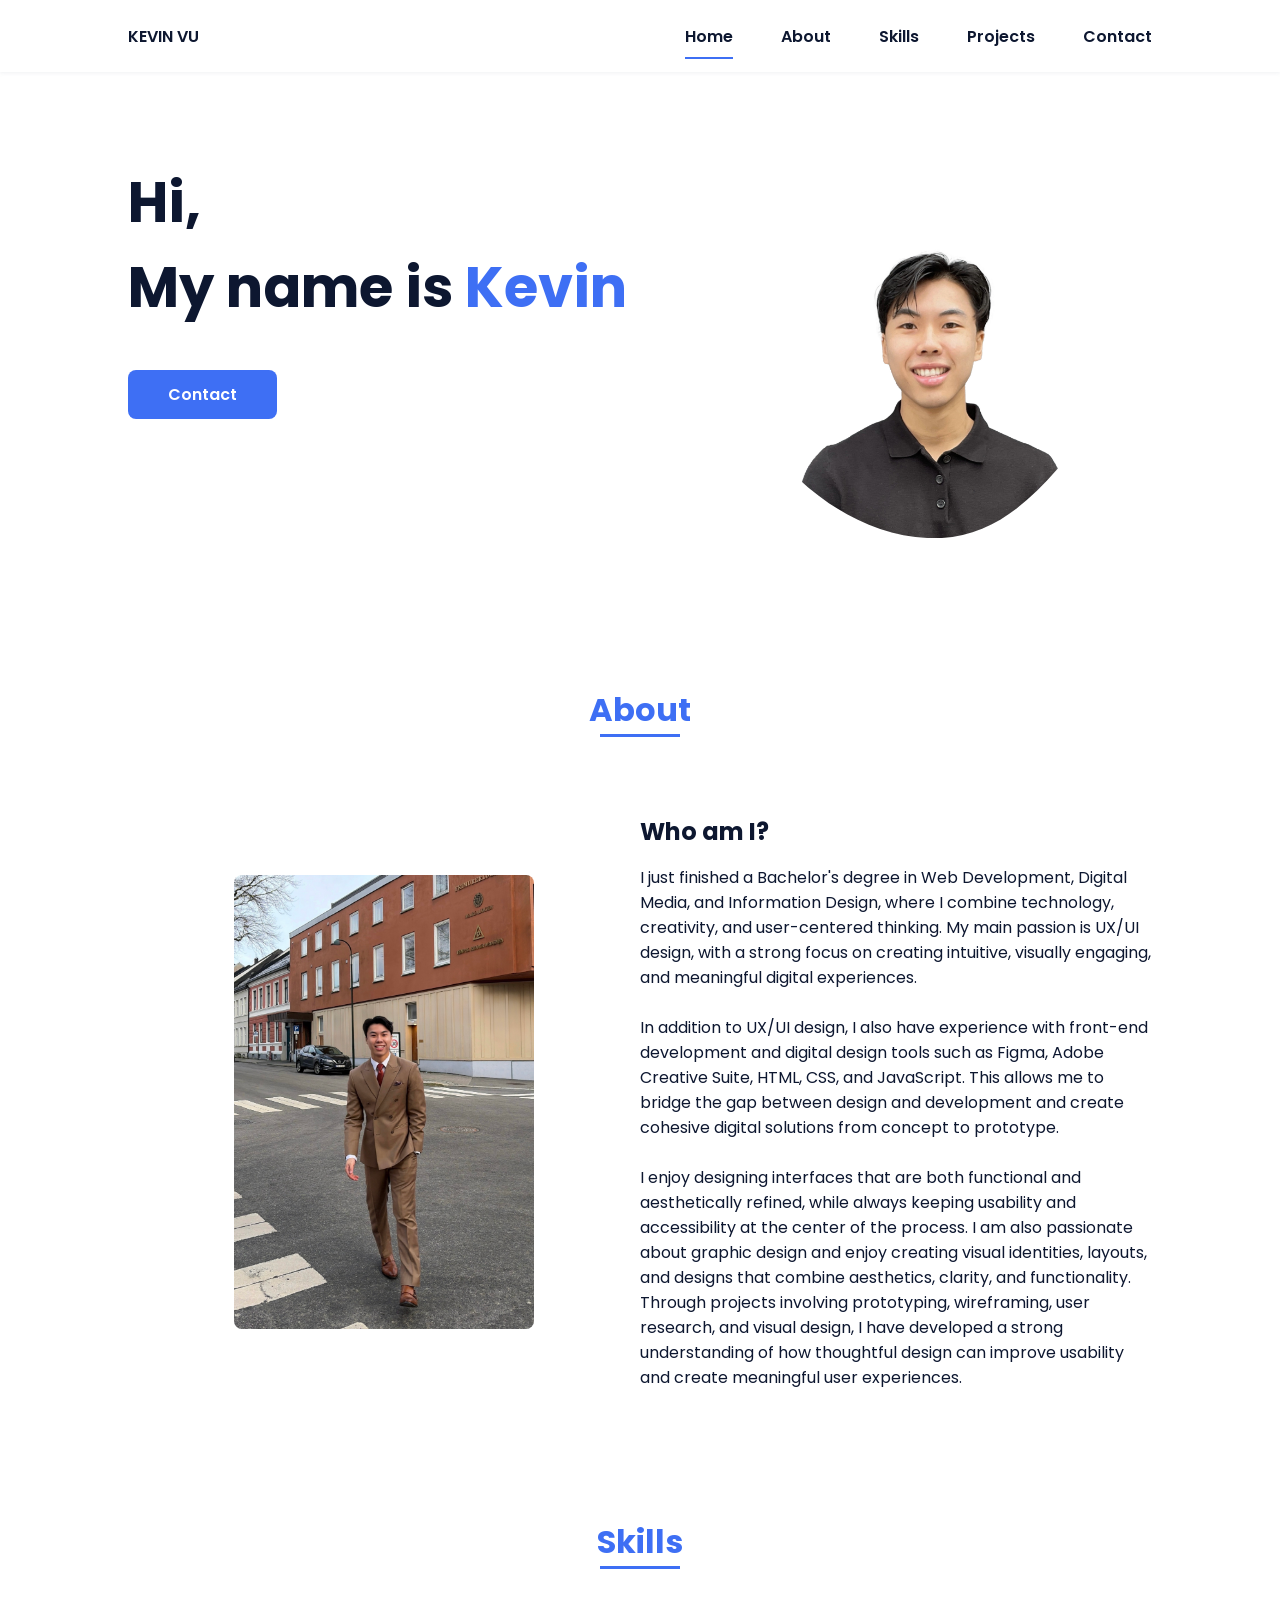
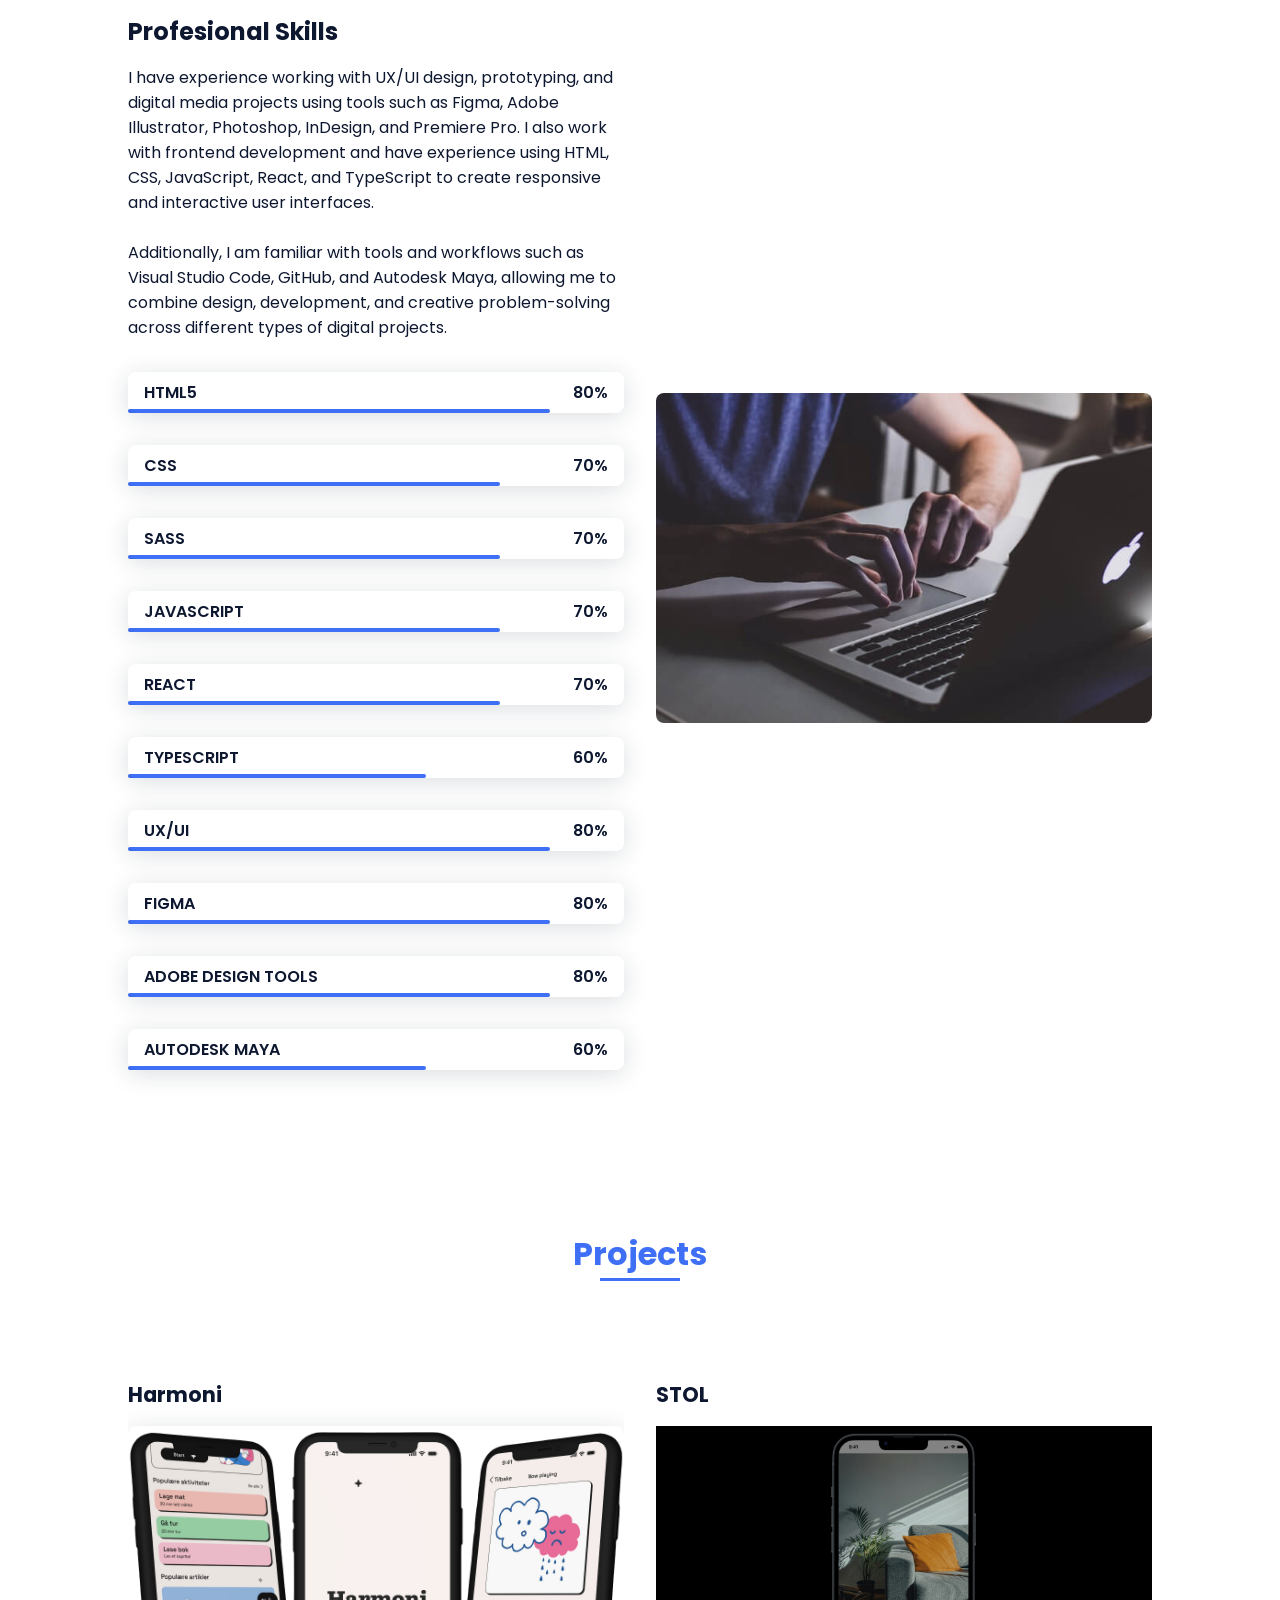
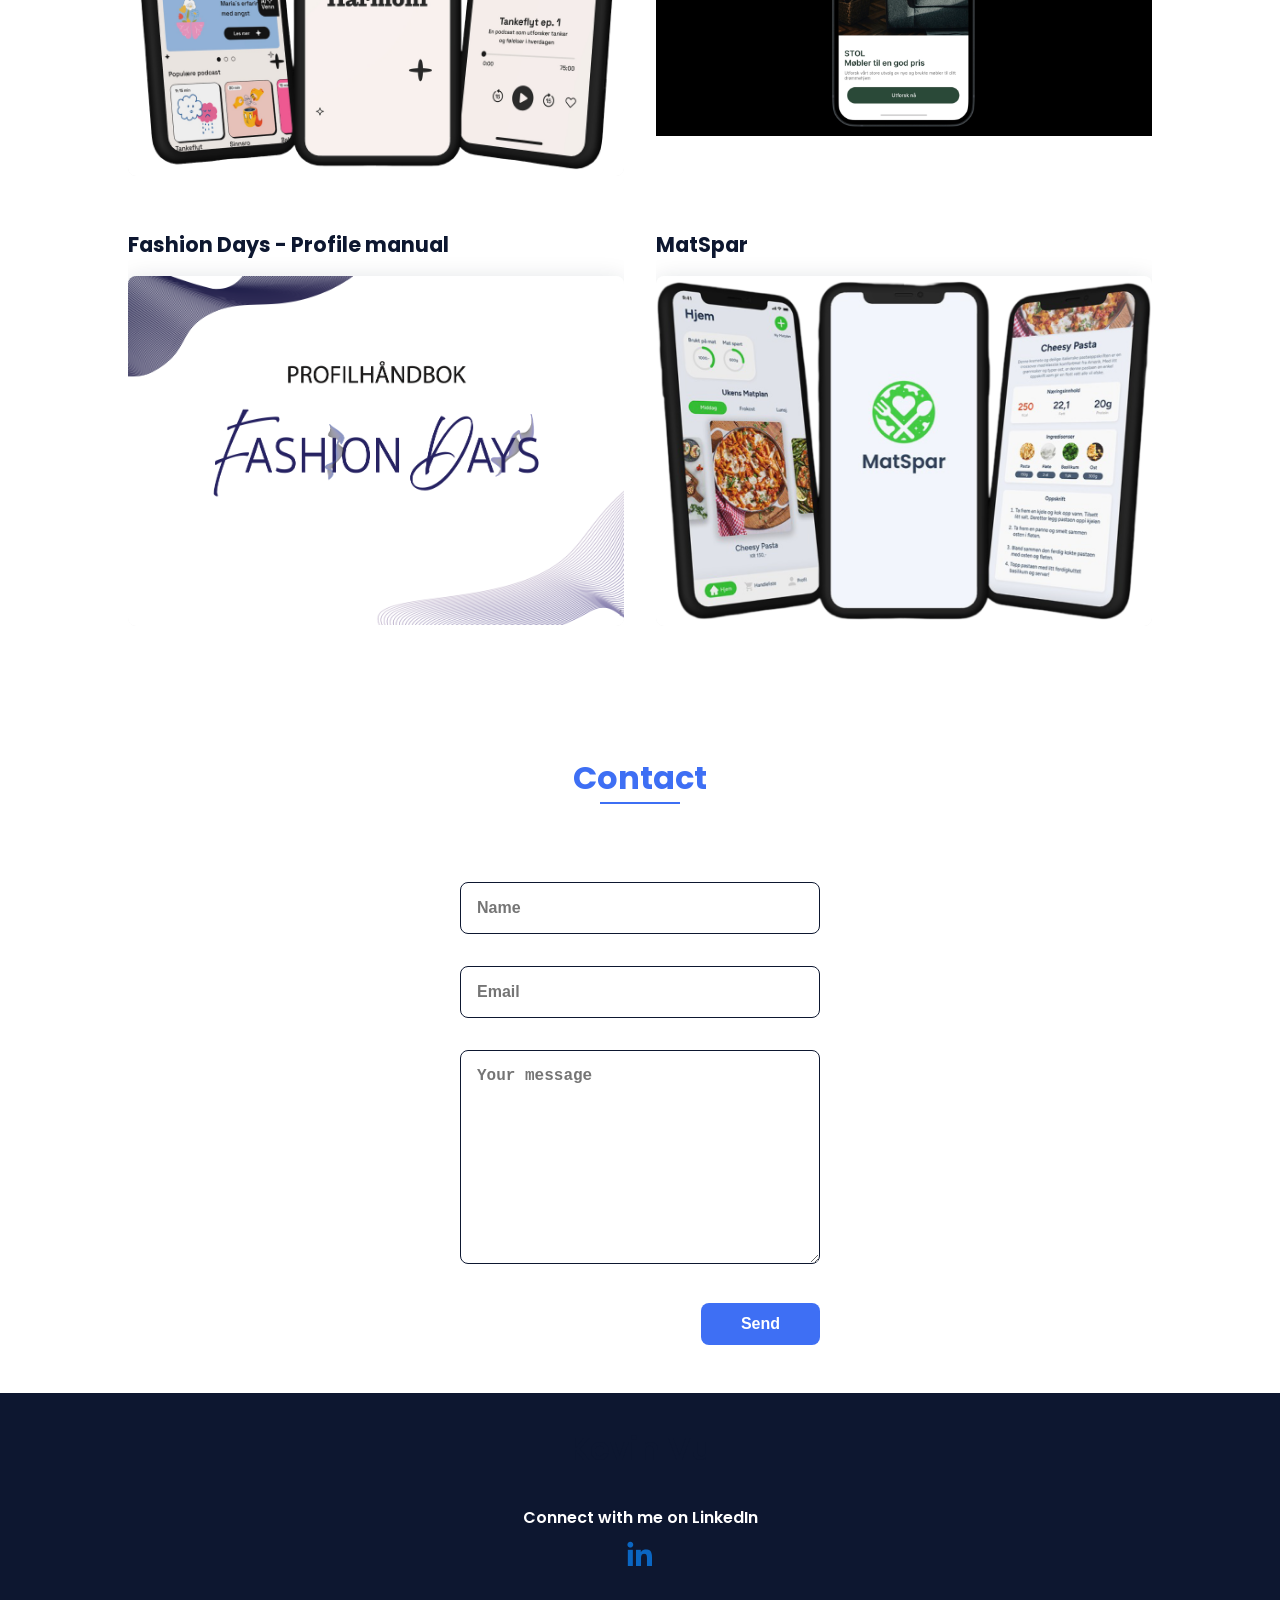
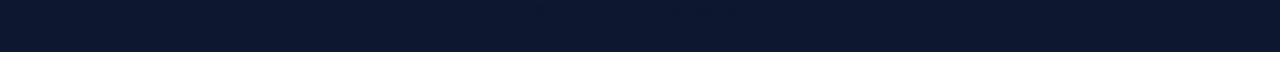
<file: index.html>
<!DOCTYPE html>
<html lang="en">
    <head>
        <meta charset="UTF-8">
        <meta name="viewport" content="width=device-width, initial-scale=1.0">

        <link rel="stylesheet" href="assets/css/styles.css">
        
        <!-- =====BOX ICONS===== -->
           <link href='https://cdn.jsdelivr.net/npm/boxicons@2.0.5/css/boxicons.min.css' rel='stylesheet'>


        <title>Portfolio website complete</title>
    </head>
    <body>
        <!--===== HEADER =====-->
        <header class="l-header">
            <nav class="nav bd-grid">
                <div>
                    <a href="#" class="nav__logo">KEVIN VU</a>
                </div>

                <div class="nav__menu" id="nav-menu">
                    <ul class="nav__list">
                        <li class="nav__item"><a href="#home" class="nav__link active-link">Home</a></li>
                        <li class="nav__item"><a href="#about" class="nav__link">About</a></li>
                        <li class="nav__item"><a href="#skills" class="nav__link">Skills</a></li>
                        <li class="nav__item"><a href="#work" class="nav__link">Projects</a></li>
                        <li class="nav__item"><a href="#contact" class="nav__link">Contact</a></li>
                    </ul>
                </div>

                <div class="nav__toggle" id="nav-toggle">
                    <i class='bx bx-menu'></i>
                </div>
            </nav>
        </header>

        <main class="l-main">
            <!--===== HOME =====-->
            <section class="home bd-grid" id="home">
                <div class="home__data">
                    <h1 class="home__title">Hi,<br>My name is <span class="home__title-color">Kevin</span><br> </h1>

                    <a href="#contact" class="button">Contact</a>
                </div>

                <div class="home__social">
                    <a href="" class="home__social-icon"><i class='bx bxl-linkedin'></i></a>
                    <a href="" class="home__social-icon"><i class='bx bxl-behance' ></i></a>
                    <a href="" class="home__social-icon"><i class='bx bxl-github' ></i></a>
                </div>

                <div class="home__img">
                    <svg class="home__blob" viewBox="0 0 479 467" xmlns="http://www.w3.org/2000/svg" xmlns:xlink="http://www.w3.org/1999/xlink">
                        <mask id="mask0" mask-type="alpha">
                            <path d="M9.19024 145.964C34.0253 76.5814 114.865 54.7299 184.111 29.4823C245.804 6.98884 311.86 -14.9503 370.735 14.143C431.207 44.026 467.948 107.508 477.191 174.311C485.897 237.229 454.931 294.377 416.506 344.954C373.74 401.245 326.068 462.801 255.442 466.189C179.416 469.835 111.552 422.137 65.1576 361.805C17.4835 299.81 -17.1617 219.583 9.19024 145.964Z"/>
                        </mask>
                        <g mask="url(#mask0)">
                            <path d="M9.19024 145.964C34.0253 76.5814 114.865 54.7299 184.111 29.4823C245.804 6.98884 311.86 -14.9503 370.735 14.143C431.207 44.026 467.948 107.508 477.191 174.311C485.897 237.229 454.931 294.377 416.506 344.954C373.74 401.245 326.068 462.801 255.442 466.189C179.416 469.835 111.552 422.137 65.1576 361.805C17.4835 299.81 -17.1617 219.583 9.19024 145.964Z"/>
                            <image class="home__blob-img" x="50" y="60" href="assets/img/me.jpg"/>
                        </g>
                    </svg>
                </div>
            </section>

            <!--===== ABOUT =====-->
            <section class="about section " id="about">
                <h2 class="section-title">About</h2>

                <div class="about__container bd-grid">
                    <div class="about__img">
                        <img src="assets/img/bilde.jpg" alt="">
                    </div>
                    
                    <div>
                        <h2 class="about__subtitle">Who am I?</h2>
                        <p class="about__text">I just finished a Bachelor's degree in Web Development, Digital Media, and Information Design, where I combine technology, creativity, and user-centered thinking. My main passion is UX/UI design, with a strong focus on creating intuitive, visually engaging, and meaningful digital experiences.

                            <br> <br>
                            In addition to UX/UI design, I also have experience with front-end development and digital design tools such as Figma, Adobe Creative Suite, HTML, CSS, and JavaScript. This allows me to bridge the gap between design and development and create cohesive digital solutions from concept to prototype.
                             <br> <br>
I enjoy designing interfaces that are both functional and aesthetically refined, while always keeping usability and accessibility at the center of the process. I am also passionate about graphic design and enjoy creating visual identities, layouts, and designs that combine aesthetics, clarity, and functionality. Through projects involving prototyping, wireframing, user research, and visual design, I have developed a strong understanding of how thoughtful design can improve usability and create meaningful user experiences.                    </div>                                   
                </div>
            </section>

            <!--===== SKILLS =====-->
            <section class="skills section" id="skills">
                <h2 class="section-title">Skills</h2>

                <div class="skills__container bd-grid">          
                    <div>
                        <h2 class="skills__subtitle">Profesional Skills</h2>
                        <p class="skills__text">I have experience working with UX/UI design, prototyping, and digital media projects using tools such as Figma, Adobe Illustrator, Photoshop, InDesign, and Premiere Pro. I also work with frontend development and have experience using HTML, CSS, JavaScript, React, and TypeScript to create responsive and interactive user interfaces.
       <br> <br>
Additionally, I am familiar with tools and workflows such as Visual Studio Code, GitHub, and Autodesk Maya, allowing me to combine design, development, and creative problem-solving across different types of digital projects.
                        <div class="skills__data">
                            <div class="skills__names">
                                <span class="skills__name">HTML5</span>
                            </div>
                            <div class="skills__bar skills__html"></div>
                            <div><span class="skills__percentage">80%</span></div>
                        </div>
                        <div class="skills__data">
                            <div class="skills__names"><span class="skills__name">CSS</span></div>
                            <div class="skills__bar skills__css"></div>
                            <div><span class="skills__percentage">70%</span></div>
                        </div>
                        <div class="skills__data">
                            <div class="skills__names"><span class="skills__name">SASS</span></div>
                            <div class="skills__bar skills__css"></div>
                            <div><span class="skills__percentage">70%</span></div>
                        </div>
                        <div class="skills__data">
                            <div class="skills__names"><span class="skills__name">JAVASCRIPT</span></div>
                            <div class="skills__bar skills__js"></div>
                            <div><span class="skills__percentage">70%</span></div>
                        </div>
                        <div class="skills__data">
                            <div class="skills__names"><span class="skills__name">REACT</span></div>
                            <div class="skills__bar skills__js"></div>
                            <div><span class="skills__percentage">70%</span></div>
                        </div>
                        <div class="skills__data">
                            <div class="skills__names"><span class="skills__name">TYPESCRIPT</span></div>
                            <div class="skills__bar skills__maya"></div>
                            <div><span class="skills__percentage">60%</span></div>
                        </div>
                  <div class="skills__data">
                            <div class="skills__names"><span class="skills__name">UX/UI</span></div>
                            <div class="skills__bar skills__figma"></div>
                            <div><span class="skills__percentage">80%</span></div>
                        </div>
                        <div class="skills__data">
                            <div class="skills__names"><span class="skills__name">FIGMA</span></div>
                            <div class="skills__bar skills__figma"></div>
                            <div><span class="skills__percentage">80%</span></div>
                        </div>
                        <div class="skills__data">
                            <div class="skills__names"><span class="skills__name">ADOBE DESIGN TOOLS</span></div>
                            <div class="skills__bar skills__figma"></div>
                            <div><span class="skills__percentage">80%</span></div>
                        </div>
                        <div class="skills__data">
                            <div class="skills__names"><span class="skills__name">AUTODESK MAYA</span></div>
                            <div class="skills__bar skills__maya"></div>
                            <div><span class="skills__percentage">60%</span></div>
                        </div>
                    </div>
                    
                    <div>              
                        <img src="assets/img/work3.jpg" alt="" class="skills__img">
                    </div>
                </div>
            </section>

            <!--===== WORK =====-->
            <section class="work section" id="work">
                <h2 class="section-title">Projects</h2>

                <div class="work__container bd-grid">


                                        <!-- Prosjekt 1 -->
                    <a href="projects/harmoni.html" class="work__item work__item--link">
                        <h3>Harmoni</h3>
                        <div class="work__img">
                            <img src="assets/img/harmoni-mockups.png" alt="Harmoni mental health app">
                        </div>
                    </a>

                    <!-- Prosjekt 2 -->
                    <a href="projects/stol.html" class="work__item work__item--link">
                        <h3>STOL</h3>
                        <div class="assets/img/thumbnail.png">
                            <img src="assets/img/Skjermbilde 2025-09-22 kl. 18.02.04.png" alt="STOL furniture platform">
                        </div>
                    </a>

                    <!-- Prosjekt 3 -->
                    <a href="projects/fashiondays.html" class="work__item work__item--link">
                        <h3>Fashion Days - Profile manual</h3>
                        <div class="work__img">
                            <img src="assets/img/thumbnail.png" alt="Fashion Days profile manual">
                        </div>
                    </a>

                    <!-- Prosjekt 4 -->
                    <a href="projects/matSpar.html" class="work__item work__item--link">
                        <h3>MatSpar</h3>
                        <div class="work__img">
                            <img src="assets/img/matspar.png" alt="MatSpar app">
                        </div>
                    </a>


                </div>
            </section>

            <!--===== CONTACT =====-->
<section class="contact section" id="contact">

    <h2 class="section-title">Contact</h2>

    <div class="contact__container bd-grid">

        <form 
            action="https://formspree.io/f/mkoeponq" 
            method="POST" 
            class="contact__form"
        >

            <input 
                type="text" 
                name="name"
                placeholder="Name" 
                class="contact__input"
                required
            >

            <input 
                type="email" 
                name="email"
                placeholder="Email" 
                class="contact__input"
                required
            >

            <textarea 
                name="message"
                cols="0" 
                rows="10" 
                placeholder="Your message"
                class="contact__input"
                required
            ></textarea>

            <button 
                type="submit" 
                class="contact__button button"
            >
                Send
            </button>

        </form>

    </div>

</section>
        </main>

        <footer class="footer">
            <p class="footer__title">Kevin Vu</p>
            <div class="footer__social">
                <p class="connect-text">Connect with me on LinkedIn</p>
                <a href="https://www.linkedin.com/in/kevin-vu-94735a266" target="_blank" class="linkedin-icon">
                    <i class='bx bxl-linkedin'></i>
                </a>
            </div>
            <p class="footer__copy">&#169; Kevin Vu. All rights reserved</p>
        </footer>

        <style>
            .footer__social {
              display: flex;
              flex-direction: column;
              align-items: center;
              margin-bottom: 1.5rem;
            }
            .connect-text {
              font-size: var(--normal-font-size);
              margin-bottom: 0.5rem;
              color: #fff;
              text-align: center;
            }
            .linkedin-icon i {
              font-size: 2rem;
              color: #0A66C2;
              transition: transform 0.3s ease, color 0.3s ease;
            }
            .linkedin-icon:hover i {
              transform: scale(1.2);
              color: #0073b1;
            }

            /* ===== Klikbare prosjektkort ===== */
            .work__item--link {
              display: block;
              text-decoration: none;
              color: inherit;
              transition: transform 0.25s ease, box-shadow 0.25s ease;
              border-radius: 8px;
              overflow: hidden;
            }
            .work__item--link:hover {
              transform: translateY(-6px);
              box-shadow: 0 12px 30px rgba(0, 0, 0, 0.15);
            }
            .work__item--link h3 {
              pointer-events: none;
            }
        </style>


        <!--===== MAIN JS =====-->
        <script src="assets/js/main.js"></script>
    </body>
</html>
</file>
<file: assets/css/styles.css>
/*===== GOOGLE FONTS =====*/
@import url("https://fonts.googleapis.com/css2?family=Poppins:wght@400;600;700&display=swap");
/*===== VARIABLES CSS =====*/
:root {
  --header-height: 3rem;
  --font-semi: 600;
  /*===== Colores =====*/
  /*Purple 260 - Red 355 - Blue 224 - Pink 340*/
  /* HSL color mode */
  --hue-color: 224;
  --first-color: hsl(var(--hue-color), 89%, 60%);
  --second-color: hsl(var(--hue-color), 56%, 12%);
  /*===== Fuente y tipografia =====*/
  --body-font: "Poppins", sans-serif;
  --big-font-size: 2rem;
  --h2-font-size: 1.25rem;
  --normal-font-size: .938rem;
  --smaller-font-size: .75rem;
  /*===== Margenes =====*/
  --mb-2: 1rem;
  --mb-4: 2rem;
  --mb-5: 2.5rem;
  --mb-6: 3rem;
  /*===== z index =====*/
  --z-back: -10;
  --z-fixed: 100;
}
@media screen and (min-width: 968px) {
  :root {
    --big-font-size: 3.5rem;
    --h2-font-size: 2rem;
    --normal-font-size: 1rem;
    --smaller-font-size: .875rem;
  }
}

/*===== BASE =====*/
*, ::before, ::after {
  box-sizing: border-box;
}

html {
  scroll-behavior: smooth;
}

body {
  margin: var(--header-height) 0 0 0;
  font-family: var(--body-font);
  font-size: var(--normal-font-size);
  color: var(--second-color);
}

h1, h2, p {
  margin: 0;
}

ul {
  margin: 0;
  padding: 0;
  list-style: none;
}

a {
  text-decoration: none;
}

img {
  max-width: 100%;
  height: auto;
  display: block;
}

/*===== CLASS CSS ===== */
.section-title {
  position: relative;
  font-size: var(--h2-font-size);
  color: var(--first-color);
  margin-top: var(--mb-2);
  margin-bottom: var(--mb-4);
  text-align: center;
}
.section-title::after {
  position: absolute;
  content: "";
  width: 64px;
  height: 0.18rem;
  left: 0;
  right: 0;
  margin: auto;
  top: 2rem;
  background-color: var(--first-color);
}

.section {
  padding-top: 3rem;
  padding-bottom: 2rem;
}

/*===== LAYOUT =====*/
.bd-grid {
  max-width: 1024px;
  display: grid;
  margin-left: var(--mb-2);
  margin-right: var(--mb-2);
}

.l-header {
  width: 100%;
  position: fixed;
  top: 0;
  left: 0;
  z-index: var(--z-fixed);
  background-color: #ffffff;
  box-shadow: 0 1px 4px rgba(146, 161, 176, 0.15);
}

/*===== NAV =====*/
.nav {
  height: var(--header-height);
  display: flex;
  justify-content: space-between;
  align-items: center;
  font-weight: var(--font-semi);
}
@media screen and (max-width: 767px) {
  .nav__menu {
    position: fixed;
    top: var(--header-height);
    right: -100%;
    width: 80%;
    height: 100%;
    padding: 2rem;
    background-color: var(--second-color);
    transition: 0.1s;
  }
}
.nav__item {
  margin-bottom: var(--mb-4);
}
.nav__link {
  position: relative;
  color: #fff;
}
.nav__link:hover {
  position: relative;
}
.nav__link:hover::after {
  position: absolute;
  content: "";
  width: 100%;
  height: 0.18rem;
  left: 0;
  top: 2rem;
  background-color: var(--first-color);
}
.nav__logo {
  color: var(--second-color);
}
.nav__toggle {
  color: var(--second-color);
  font-size: 1.5rem;
  cursor: pointer;
}

/*Active menu*/
.active-link::after {
  position: absolute;
  content: "";
  width: 100%;
  height: 0.18rem;
  left: 0;
  top: 2rem;
  background-color: var(--first-color);
}

/*=== Show menu ===*/
.show {
  right: 0;
}

/*===== HOME =====*/
.home {
  position: relative;
  row-gap: 5rem;
  padding: 4rem 0 5rem;
}
.home__data {
  align-self: center;
}
.home__title {
  font-size: var(--big-font-size);
  margin-bottom: var(--mb-5);
}
.home__title-color {
  color: var(--first-color);
}
.home__social {
  display: flex;
  flex-direction: column;
}
.home__social-icon {
  width: max-content;
  margin-bottom: var(--mb-2);
  font-size: 1.5rem;
  color: #fff;
}
.home__social-icon:hover {
  color: #fff;
}

.home__img {
  position: absolute;
  right: 0;
  bottom: 0;
  width: 260px;
}
.home__blob {
  fill: #fff;
}
.home__blob-img {
  width: 360px;
}

/*BUTTONS*/
.button {
  display: inline-block;
  background-color: var(--first-color);
  color: #fff;
  padding: 0.75rem 2.5rem;
  font-weight: var(--font-semi);
  border-radius: 0.5rem;
  transition: 0.1s;
}
.button:hover {
  box-shadow: 0px 10px 36px rgba(0, 0, 0, 0.15);
}

/* ===== ABOUT =====*/
.about__container {
  row-gap: 2rem;
  text-align: center;
}
.about__subtitle {
  margin-bottom: var(--mb-2);
}
.about__img {
  justify-self: center;
}
.about__img img {
  width: 200px;
  border-radius: 0.5rem;
}

/* ===== SKILLS =====*/
.skills__container {
  row-gap: 2rem;
  text-align: center;
}
.skills__subtitle {
  margin-bottom: var(--mb-2);
}
.skills__text {
  margin-bottom: var(--mb-4);
}
.skills__data {
  display: flex;
  justify-content: space-between;
  align-items: center;
  position: relative;
  font-weight: var(--font-semi);
  padding: 0.5rem 1rem;
  margin-bottom: var(--mb-4);
  border-radius: 0.5rem;
  box-shadow: 0px 4px 25px rgba(14, 36, 49, 0.15);
}

.skills__names {
  display: flex;
  align-items: center;
}
.skills__bar {
  position: absolute;
  left: 0;
  bottom: 0;
  background-color: var(--first-color);
  height: 0.25rem;
  border-radius: 0.5rem;
  z-index: var(--z-back);
}
.skills__html {
  width: 85%;
}
.skills__css {
  width: 75%;
}
.skills__js {
  width: 75%;
}
.skills__r {
  width: 50%;
}
.skills__ux {
  width: 75%;
}

.skills__figma {
  width: 85%;
}
.skills__photo {
  width: 65%;
}
.skills__maya {
  width: 60%;
}

.skills__img {
  border-radius: 0.5rem;
}

/* ===== WORK ===== */
/* Styling for the work container */
.work__container {
  display: grid;
  grid-template-columns: repeat(auto-fit, minmax(250px, 1fr)); /* Responsiv layout */
  gap: 2rem;
}

.work__img {
  box-shadow: 0px 4px 25px rgba(14, 36, 49, 0.15);
  border-radius: 0.5rem;
  overflow: hidden;
  display: block;
  position: relative;
  width: 100%;
  height: 350px;
}

.work__img img,
.work__img video {
  width: 100%;
  height: 100%;
  object-fit: contain;
  transition: transform 0.3s ease;
}


/* Style for work item titles */
.work__item h3 {
  font-size: 1.3rem;
  font-weight: 700;
  margin-bottom: 1rem;
  position: relative;
  display: inline-block;
  transition: color 0.3s ease-in-out;
  
}

.work__item h3::after {
  content: "";
  position: absolute;
  left: 0;
  bottom: -5px;
  width: 100%;
  height: 2px;
  transform: scaleX(0);
  transform-origin: right;
  transition: transform 0.3s ease-in-out;
}





/* ===== CONTACT =====*/
.contact__input {
  width: 100%;
  font-size: var(--normal-font-size);
  font-weight: var(--font-semi);
  padding: 1rem;
  border-radius: 0.5rem;
  border: 1.5px solid var(--second-color);
  outline: none;
  margin-bottom: var(--mb-4);
}
.contact__button {
  display: block;
  border: none;
  outline: none;
  font-size: var(--normal-font-size);
  cursor: pointer;
  margin-left: auto;
}

.work__video {
  width: 100%; /* Adjust as needed */
  border-radius: 0.5rem;
  box-shadow: 0px 4px 25px rgba(14, 36, 49, 0.15);
}

/* ===== FOOTER =====*/
.footer {
  background-color: var(--second-color);
  color: rgb(255, 255, 255)fff;
  text-align: center;
  font-weight: var(--font-semi);
  padding: 2rem 0;
}
.footer__title {
  font-size: 2rem;
  margin-bottom: var(--mb-4);
}
.footer__social {
  margin-bottom: var(--mb-4);
}

.footer__copy {
  font-size: var(--smaller-font-size);
}
.footer__icon {
  font-size: 5rem;
  color: #fff;
  margin: 0 var(--mb-2);
}
.footer__social {
    display: flex;
    flex-direction: column; /* stack text and icon vertically */
    align-items: center;
    margin-bottom: var(--mb-4);
}

.connect-text {
    font-size: var(--normal-font-size);
    margin-bottom: 0.5rem; /* space between text and icon */
    color: #fff; /* text color */
    text-align: center;
}

.linkedin-icon i {
    font-size: 2rem;
    color: #0A66C2; /* LinkedIn blue */
    transition: transform 0.3s ease, color 0.3s ease;
}

.linkedin-icon:hover i {
    transform: scale(1.2); /* grow on hover */
    color: #0073b1; /* darker blue */
}



/* ===== MEDIA QUERIES=====*/
@media screen and (max-width: 320px) {
  .home {
    row-gap: 2rem;
  }
  .home__img {
    width: 200px;
  }
}
@media screen and (min-width: 576px) {
  .home {
    padding: 4rem 0 2rem;
  }
  .home__social {
    padding-top: 0;
    padding-bottom: 2.5rem;
    flex-direction: row;
    align-self: flex-end;
  }
  .home__social-icon {
    margin-bottom: 0;
    margin-right: var(--mb-4);
  }
  
  .home__img {
    width: 300px;
    bottom: 25%;
  }
  .about__container {
    grid-template-columns: repeat(2, 1fr);
    align-items: center;
    text-align: initial;
  }
  .skills__container {
    grid-template-columns: 0.7fr;
    justify-content: center;
    column-gap: 1rem;
  }
  .work__container {
    grid-template-columns: repeat(2, 1fr);
    column-gap: 2rem;
    padding-top: 2rem;
  }
  .contact__form {
    width: 360px;
    padding-top: 2rem;
  }
  .contact__container {
    justify-items: center;
  }
}
@media screen and (min-width: 768px) {
  body {
    margin: 0;
  }
  .section {
    padding-top: 4rem;
    padding-bottom: 3rem;
  }
  .section-title {
    margin-bottom: var(--mb-6);
  }
  .section-title::after {
    width: 80px;
    top: 3rem;
  }
  .nav {
    height: calc(var(--header-height) + 1.5rem);
  }
  .nav__list {
    display: flex;
    padding-top: 0;
  }
  .nav__item {
    margin-left: var(--mb-6);
    margin-bottom: 0;
  }
  .nav__toggle {
    display: none;
  }
  .nav__link {
    color: var(--second-color);
  }
  .home {
    padding: 8rem 0 2rem;
  }
  .home__img {
    width: 400px;
    bottom: 10%;
  }
  .about__container {
    padding-top: 2rem;
  }
  .about__img img {
    width: 300px;
  }
  .skills__container {
    grid-template-columns: repeat(2, 1fr);
    column-gap: 2rem;
    align-items: center;
    text-align: initial;
  }
.work__container {
    grid-template-columns: repeat(2, 1fr);  /* ✅ */
    column-gap: 2rem;
  }
}
@media screen and (min-width: 992px) {
  .bd-grid {
    margin-left: auto;
    margin-right: auto;
  }
  .home {
    padding: 10rem 0 2rem;
  }
  .home__img {
    width: 450px;
  }
}

/* ===== PROJECT PAGE ===== */

.project-page {
    max-width: 1100px;
    margin-left: auto;
    margin-right: auto;
    padding: 5rem 1.5rem 4rem;
}

/* BACK BUTTON */

.project-page__back {
    display: inline-flex;
    align-items: center;
    gap: 6px;
    color: var(--first-color);
    font-size: var(--normal-font-size);
    font-weight: var(--font-semi);
    margin-bottom: 2rem;
    transition: gap 0.2s ease;
}

.project-page__back:hover {
    gap: 10px;
}

/* ===== HERO SECTION ===== */

.project-hero {
    display: flex;
    align-items: center;
    justify-content: space-between;
    gap: 4rem;
    padding: 3rem 0 5rem;
}

.project-hero__content {
    flex: 1;
}

.project-hero__title {
    font-size: 4rem;
    font-weight: 700;
    color: #0A66C2;
    margin-bottom: 1rem;
}

.project-hero__subtitle {
    font-size: 1.1rem;
    line-height: 1.8;
    color: var(--second-color);
    max-width: 550px;
    margin-bottom: 2rem;
}

.project-hero__button {
    display: inline-block;
    background: #0A66C2;
    color: #fff;
    padding: 1rem 2.5rem;
    border-radius: 999px;
    font-weight: 600;
    transition: 0.3s ease;
}

.project-hero__button:hover {
    background: #084d91;
    transform: translateY(-3px);
}

.project-hero__image {
    flex: 1;
    display: flex;
    justify-content: center;
}

.project-hero__image img {
    width: 100%;
    max-width: 520px;
}

/* ===== INFO GRID ===== */

.project-info {
    display: grid;
    grid-template-columns: repeat(auto-fit, minmax(180px, 1fr));
    gap: 1.5rem;
    margin-bottom: 5rem;
}

.project-info__card {
    background: #fff;
    padding: 1.5rem;
    border-radius: 1rem;
    box-shadow: 0px 4px 20px rgba(14, 36, 49, 0.08);
}

.project-info__label {
    font-size: 0.8rem;
    text-transform: uppercase;
    letter-spacing: 1px;
    color: var(--first-color);
    margin-bottom: 0.5rem;
    font-weight: 600;
}

.project-info__text {
    color: var(--second-color);
    line-height: 1.6;
}

/* ===== CONTENT ===== */

.project-section {
    margin-bottom: 5rem;
}

.project-section__title {
    font-size: 0.95rem;
    color: var(--first-color);
    text-transform: uppercase;
    letter-spacing: 1px;
    font-weight: 700;
    margin-bottom: 1rem;
}

.project-section__text {
    color: var(--second-color);
    line-height: 1.9;
    font-size: 1rem;
}

/* ===== IMAGE SECTIONS ===== */

.project-image {
    margin-top: 2rem;
}

.project-image img {
    width: 100%;
    border-radius: 1rem;
    box-shadow: 0px 4px 25px rgba(14, 36, 49, 0.12);
}

/* ===== GALLERY ===== */

.project-gallery {
    display: grid;
    grid-template-columns: repeat(auto-fit, minmax(260px, 1fr));
    gap: 1.5rem;
    margin-top: 2rem;
}

.project-gallery img {
    width: 100%;
    border-radius: 1rem;
    box-shadow: 0px 4px 25px rgba(14, 36, 49, 0.12);
    transition: transform 0.3s ease;
}

.project-gallery img:hover {
    transform: translateY(-6px);
}

/* ===== LOGO SECTION ===== */

.logo-showcase {
    display: flex;
    justify-content: center;
    margin-top: 2rem;
}

.logo-showcase img {
    width: 220px;
}

/* ===== COLOR PALETTE ===== */

.color-palette {
    display: flex;
    gap: 1rem;
    margin-top: 2rem;
    flex-wrap: wrap;
}

.color-box {
    width: 120px;
    height: 120px;
    border-radius: 1rem;
    display: flex;
    align-items: end;
    justify-content: center;
    padding-bottom: 1rem;
    color: #fff;
    font-weight: 600;
    box-shadow: 0px 4px 20px rgba(14, 36, 49, 0.12);
}

/* ===== TYPOGRAPHY ===== */

.typography-preview {
    margin-top: 2rem;
    padding: 2rem;
    border-radius: 1rem;
    background: #f7f7f7;
}

.typography-preview h1 {
    font-size: 3rem;
    margin-bottom: 1rem;
}

.typography-preview p {
    line-height: 1.8;
}

/* ===== MOBILE ===== */

@media screen and (max-width: 768px) {

    .project-hero {
        flex-direction: column;
        text-align: center;
        padding-top: 1rem;
    }

    .project-hero__title {
        font-size: 3rem;
    }

    .project-hero__subtitle {
        margin-left: auto;
        margin-right: auto;
    }

    .project-info {
        grid-template-columns: 1fr;
    }

    .color-palette {
        justify-content: center;
    }
}
</file>
